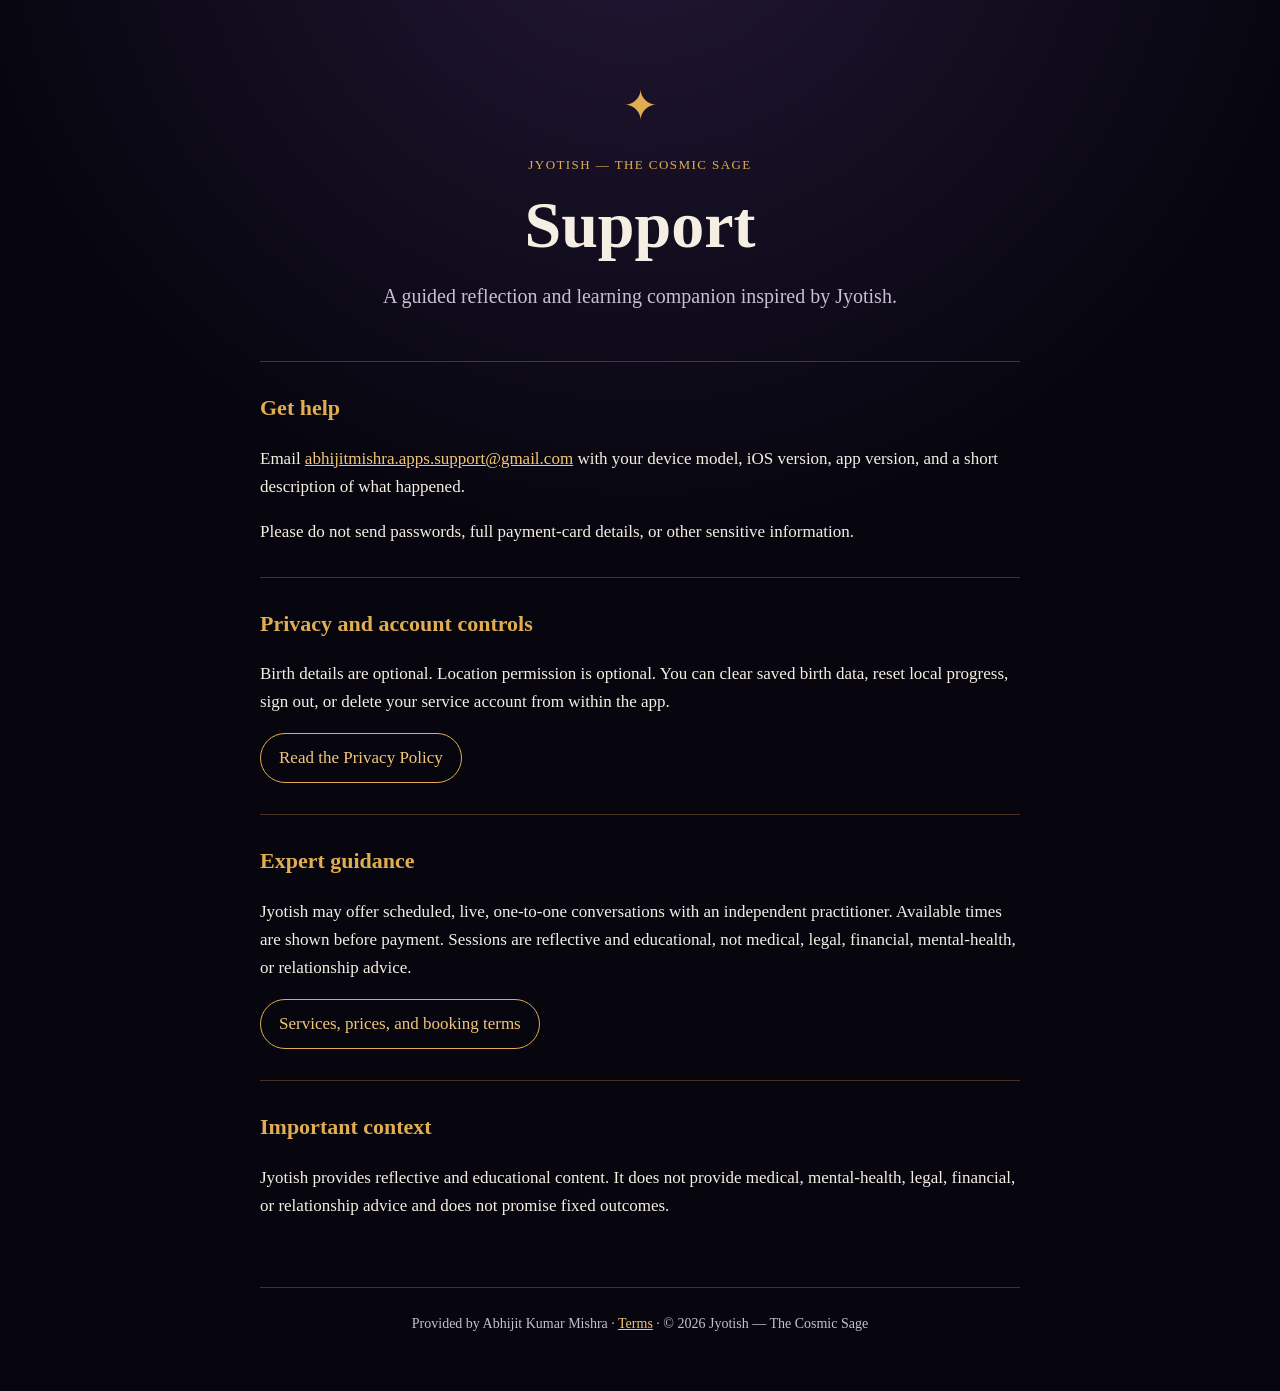
<file: index.html>
<!doctype html>
<html lang="en">
<head>
  <meta charset="utf-8">
  <meta name="viewport" content="width=device-width, initial-scale=1">
  <title>Jyotish — The Cosmic Sage Support</title>
  <meta name="description" content="Support and privacy information for Jyotish — The Cosmic Sage.">
  <link rel="stylesheet" href="styles.css">
</head>
<body>
  <main>
    <header>
      <div class="mark" aria-hidden="true">✦</div>
      <p class="eyebrow">Jyotish — The Cosmic Sage</p>
      <h1>Support</h1>
      <p class="lede">A guided reflection and learning companion inspired by Jyotish.</p>
    </header>

    <section>
      <h2>Get help</h2>
      <p>Email <a href="mailto:abhijitmishra.apps.support@gmail.com?subject=Jyotish%20Support">abhijitmishra.apps.support@gmail.com</a> with your device model, iOS version, app version, and a short description of what happened.</p>
      <p>Please do not send passwords, full payment-card details, or other sensitive information.</p>
    </section>

    <section>
      <h2>Privacy and account controls</h2>
      <p>Birth details are optional. Location permission is optional. You can clear saved birth data, reset local progress, sign out, or delete your service account from within the app.</p>
      <p><a class="button" href="privacy.html">Read the Privacy Policy</a></p>
    </section>

    <section>
      <h2>Expert guidance</h2>
      <p>Jyotish may offer scheduled, live, one-to-one conversations with an independent practitioner. Available times are shown before payment. Sessions are reflective and educational, not medical, legal, financial, mental-health, or relationship advice.</p>
      <p><a class="button" href="expert-guidance.html">Services, prices, and booking terms</a></p>
    </section>

    <section>
      <h2>Important context</h2>
      <p>Jyotish provides reflective and educational content. It does not provide medical, mental-health, legal, financial, or relationship advice and does not promise fixed outcomes.</p>
    </section>

    <footer>Provided by Abhijit Kumar Mishra · <a href="terms.html">Terms</a> · © 2026 Jyotish — The Cosmic Sage</footer>
  </main>
</body>
</html>
</file>
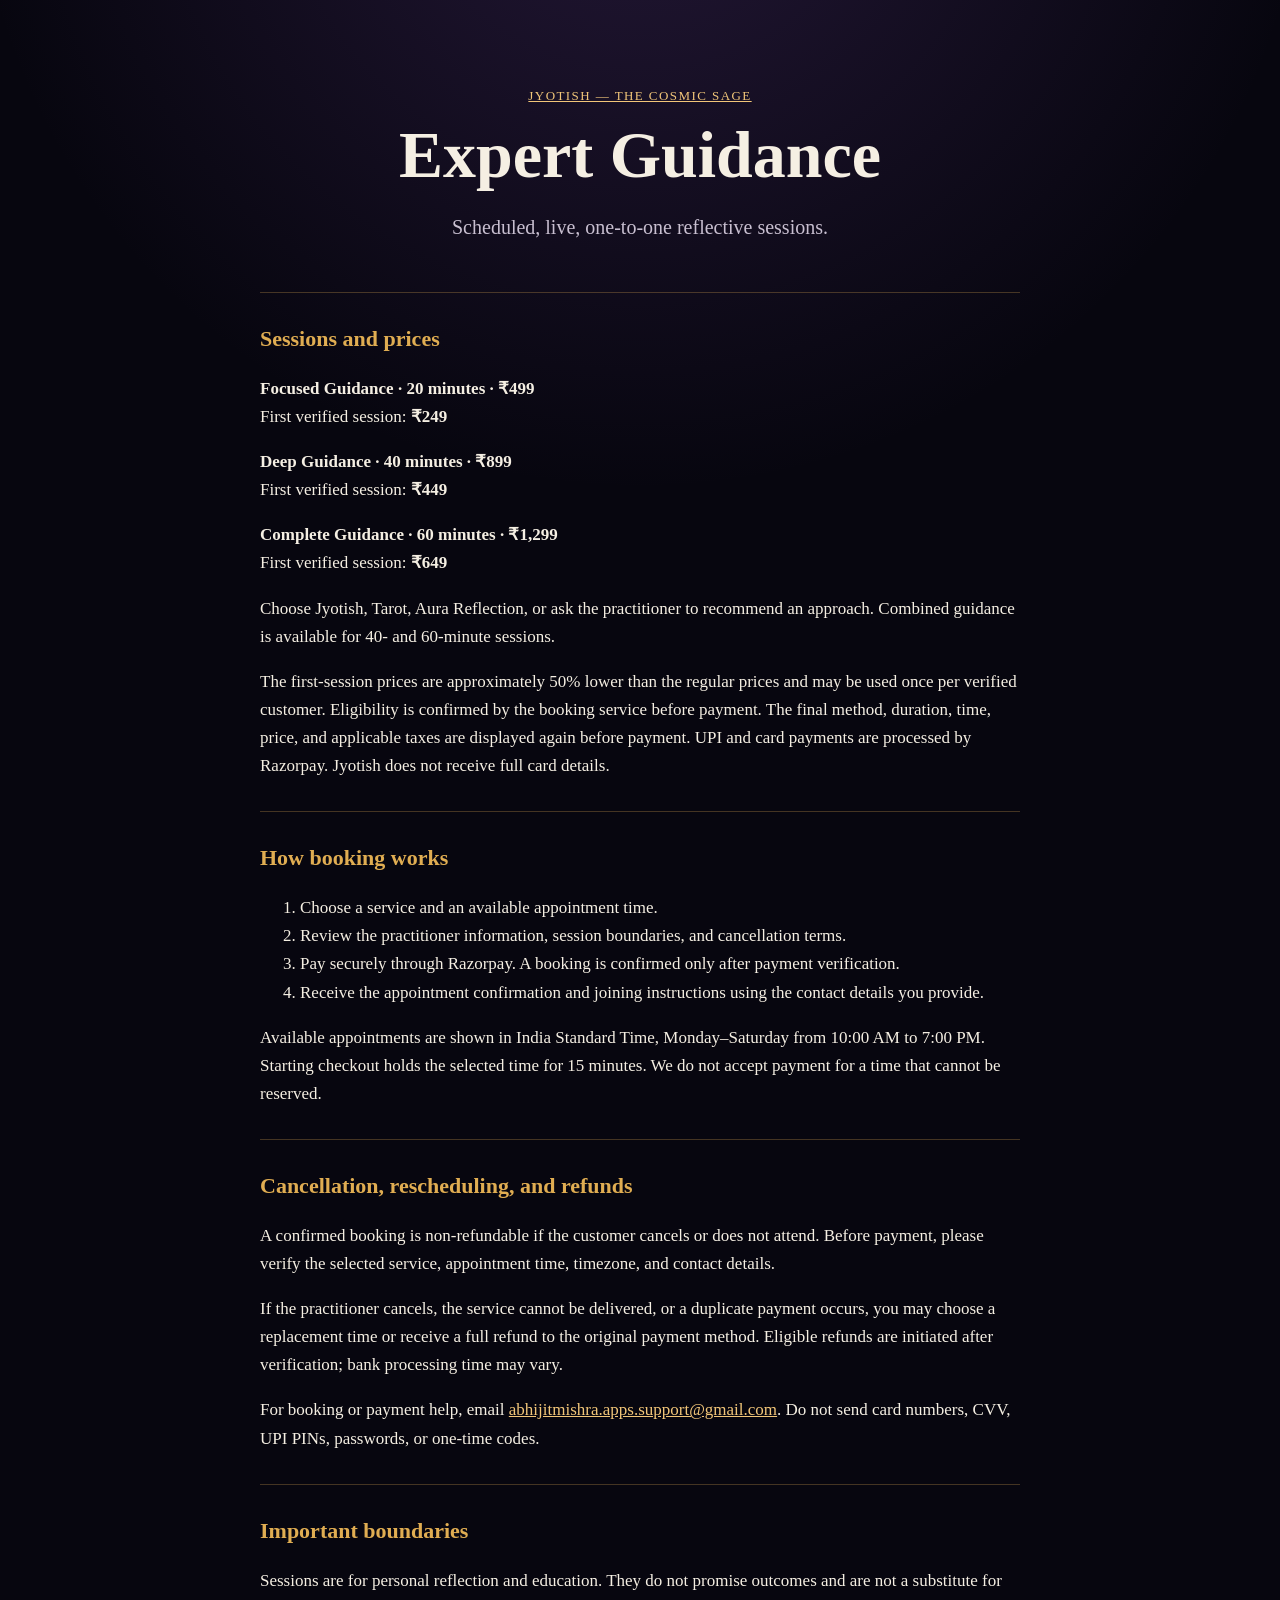
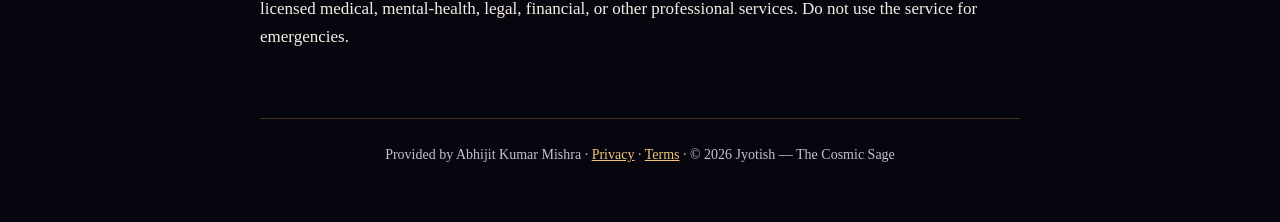
<file: expert-guidance.html>
<!doctype html>
<html lang="en">
<head>
  <meta charset="utf-8">
  <meta name="viewport" content="width=device-width, initial-scale=1">
  <title>Expert Guidance — Jyotish — The Cosmic Sage</title>
  <meta name="description" content="Services, prices, and booking terms for Jyotish Expert Guidance.">
  <link rel="stylesheet" href="styles.css">
</head>
<body>
  <main>
    <header>
      <p class="eyebrow"><a href="index.html">Jyotish — The Cosmic Sage</a></p>
      <h1>Expert Guidance</h1>
      <p class="lede">Scheduled, live, one-to-one reflective sessions.</p>
    </header>

    <section>
      <h2>Sessions and prices</h2>
      <p><strong>Focused Guidance · 20 minutes · ₹499</strong><br>First verified session: <strong>₹249</strong></p>
      <p><strong>Deep Guidance · 40 minutes · ₹899</strong><br>First verified session: <strong>₹449</strong></p>
      <p><strong>Complete Guidance · 60 minutes · ₹1,299</strong><br>First verified session: <strong>₹649</strong></p>
      <p>Choose Jyotish, Tarot, Aura Reflection, or ask the practitioner to recommend an approach. Combined guidance is available for 40- and 60-minute sessions.</p>
      <p>The first-session prices are approximately 50% lower than the regular prices and may be used once per verified customer. Eligibility is confirmed by the booking service before payment. The final method, duration, time, price, and applicable taxes are displayed again before payment. UPI and card payments are processed by Razorpay. Jyotish does not receive full card details.</p>
    </section>

    <section>
      <h2>How booking works</h2>
      <ol>
        <li>Choose a service and an available appointment time.</li>
        <li>Review the practitioner information, session boundaries, and cancellation terms.</li>
        <li>Pay securely through Razorpay. A booking is confirmed only after payment verification.</li>
        <li>Receive the appointment confirmation and joining instructions using the contact details you provide.</li>
      </ol>
      <p>Available appointments are shown in India Standard Time, Monday–Saturday from 10:00 AM to 7:00 PM. Starting checkout holds the selected time for 15 minutes. We do not accept payment for a time that cannot be reserved.</p>
    </section>

    <section>
      <h2>Cancellation, rescheduling, and refunds</h2>
      <p>A confirmed booking is non-refundable if the customer cancels or does not attend. Before payment, please verify the selected service, appointment time, timezone, and contact details.</p>
      <p>If the practitioner cancels, the service cannot be delivered, or a duplicate payment occurs, you may choose a replacement time or receive a full refund to the original payment method. Eligible refunds are initiated after verification; bank processing time may vary.</p>
      <p>For booking or payment help, email <a href="mailto:abhijitmishra.apps.support@gmail.com?subject=Jyotish%20Expert%20Guidance">abhijitmishra.apps.support@gmail.com</a>. Do not send card numbers, CVV, UPI PINs, passwords, or one-time codes.</p>
    </section>

    <section>
      <h2>Important boundaries</h2>
      <p>Sessions are for personal reflection and education. They do not promise outcomes and are not a substitute for licensed medical, mental-health, legal, financial, or other professional services. Do not use the service for emergencies.</p>
    </section>

    <footer>Provided by Abhijit Kumar Mishra · <a href="privacy.html">Privacy</a> · <a href="terms.html">Terms</a> · © 2026 Jyotish — The Cosmic Sage</footer>
  </main>
</body>
</html>
</file>
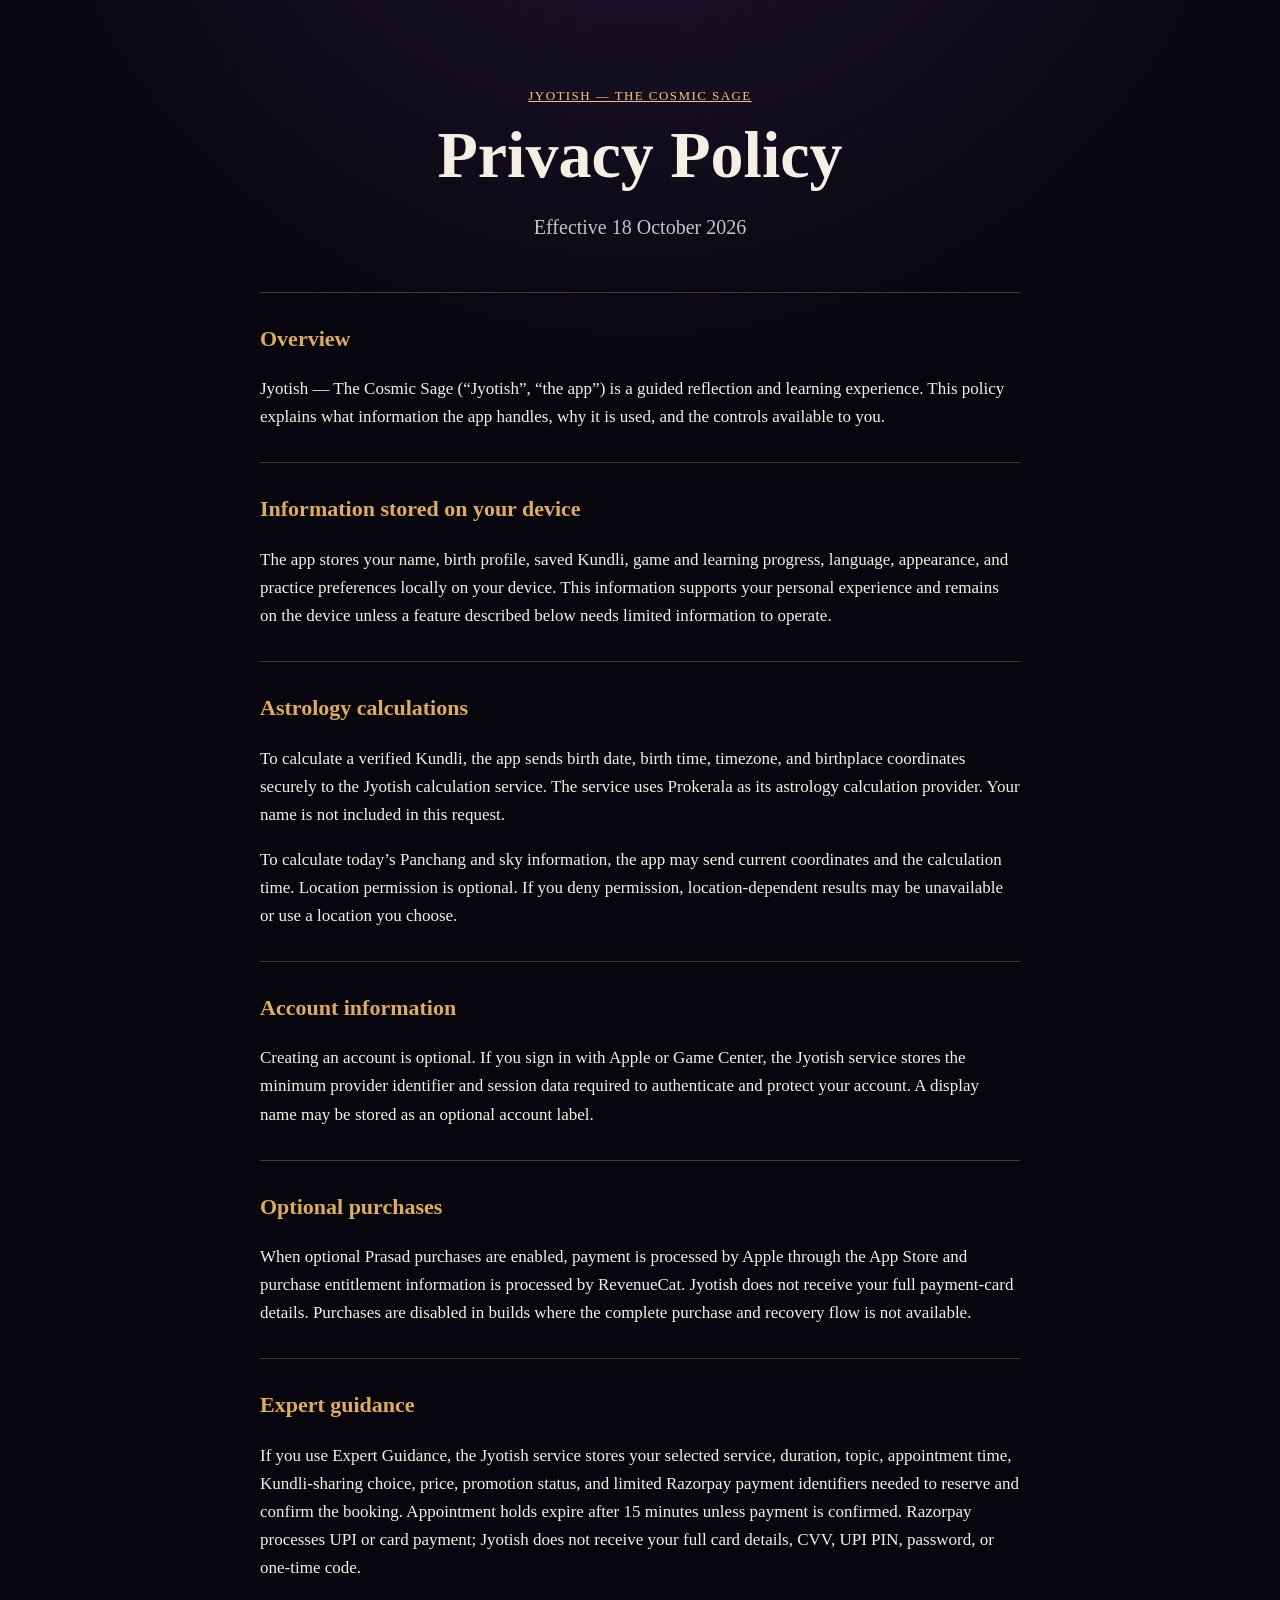
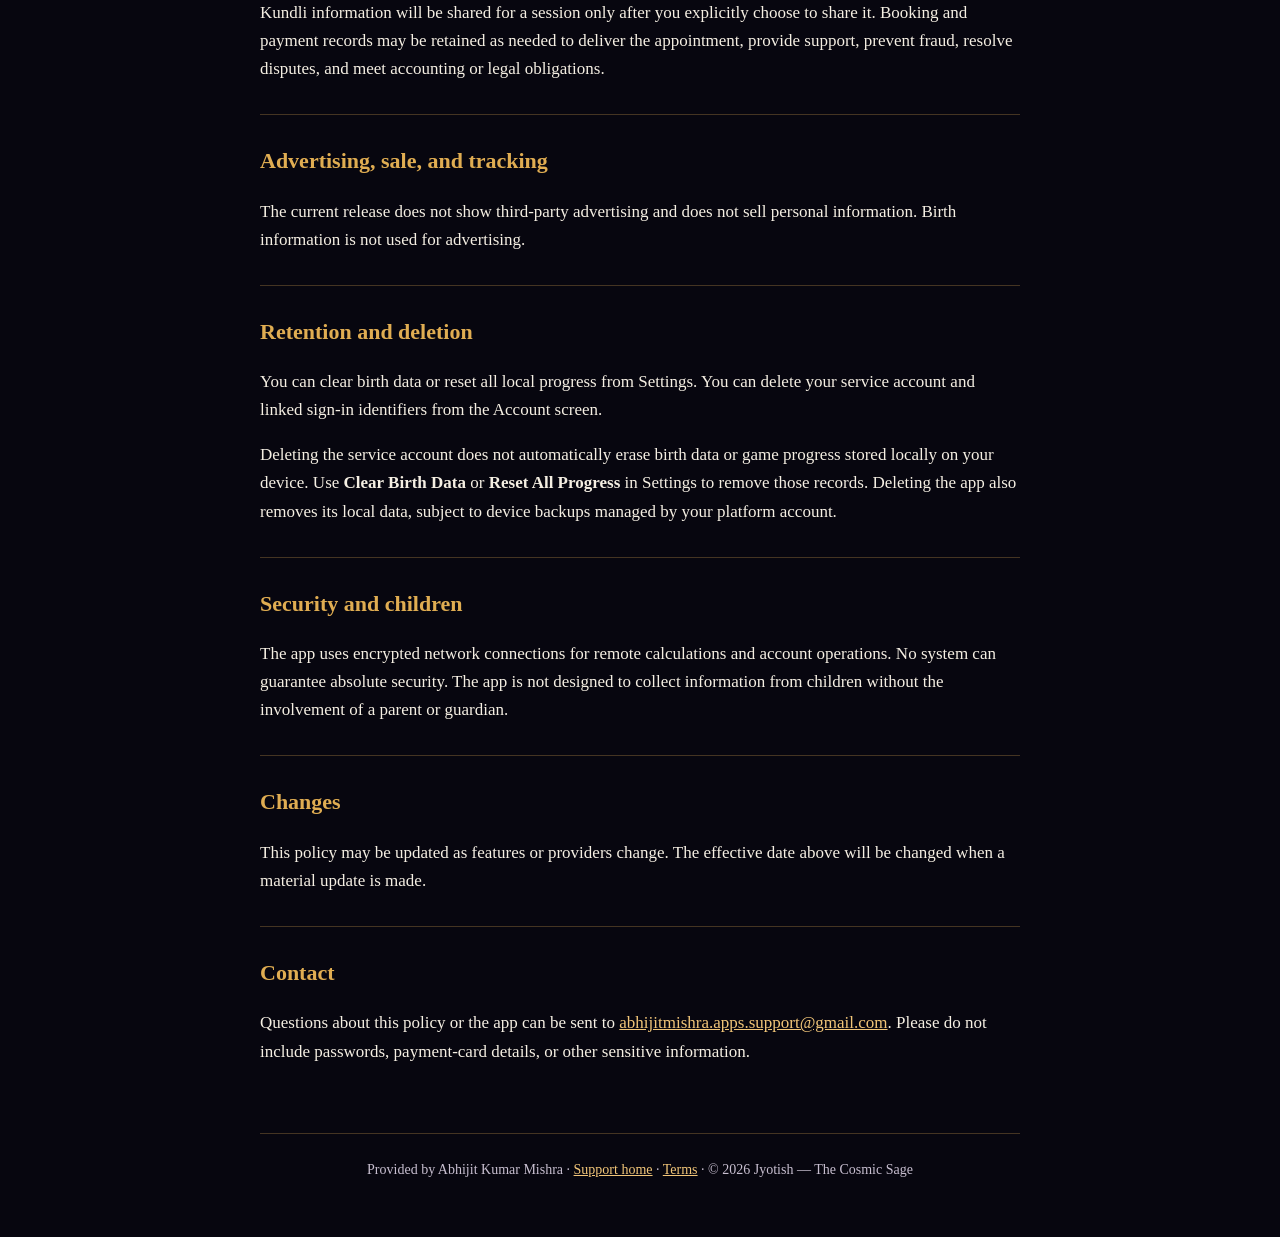
<file: privacy.html>
<!doctype html>
<html lang="en">
<head>
  <meta charset="utf-8">
  <meta name="viewport" content="width=device-width, initial-scale=1">
  <title>Privacy Policy — Jyotish — The Cosmic Sage</title>
  <meta name="description" content="Privacy Policy for Jyotish — The Cosmic Sage.">
  <link rel="stylesheet" href="styles.css">
</head>
<body>
  <main>
    <header>
      <p class="eyebrow"><a href="index.html">Jyotish — The Cosmic Sage</a></p>
      <h1>Privacy Policy</h1>
      <p class="lede">Effective 18 October 2026</p>
    </header>

    <section>
      <h2>Overview</h2>
      <p>Jyotish — The Cosmic Sage (“Jyotish”, “the app”) is a guided reflection and learning experience. This policy explains what information the app handles, why it is used, and the controls available to you.</p>
    </section>

    <section>
      <h2>Information stored on your device</h2>
      <p>The app stores your name, birth profile, saved Kundli, game and learning progress, language, appearance, and practice preferences locally on your device. This information supports your personal experience and remains on the device unless a feature described below needs limited information to operate.</p>
    </section>

    <section>
      <h2>Astrology calculations</h2>
      <p>To calculate a verified Kundli, the app sends birth date, birth time, timezone, and birthplace coordinates securely to the Jyotish calculation service. The service uses Prokerala as its astrology calculation provider. Your name is not included in this request.</p>
      <p>To calculate today’s Panchang and sky information, the app may send current coordinates and the calculation time. Location permission is optional. If you deny permission, location-dependent results may be unavailable or use a location you choose.</p>
    </section>

    <section>
      <h2>Account information</h2>
      <p>Creating an account is optional. If you sign in with Apple or Game Center, the Jyotish service stores the minimum provider identifier and session data required to authenticate and protect your account. A display name may be stored as an optional account label.</p>
    </section>

    <section>
      <h2>Optional purchases</h2>
      <p>When optional Prasad purchases are enabled, payment is processed by Apple through the App Store and purchase entitlement information is processed by RevenueCat. Jyotish does not receive your full payment-card details. Purchases are disabled in builds where the complete purchase and recovery flow is not available.</p>
    </section>

    <section>
      <h2>Expert guidance</h2>
      <p>If you use Expert Guidance, the Jyotish service stores your selected service, duration, topic, appointment time, Kundli-sharing choice, price, promotion status, and limited Razorpay payment identifiers needed to reserve and confirm the booking. Appointment holds expire after 15 minutes unless payment is confirmed. Razorpay processes UPI or card payment; Jyotish does not receive your full card details, CVV, UPI PIN, password, or one-time code.</p>
      <p>Kundli information will be shared for a session only after you explicitly choose to share it. Booking and payment records may be retained as needed to deliver the appointment, provide support, prevent fraud, resolve disputes, and meet accounting or legal obligations.</p>
    </section>

    <section>
      <h2>Advertising, sale, and tracking</h2>
      <p>The current release does not show third-party advertising and does not sell personal information. Birth information is not used for advertising.</p>
    </section>

    <section>
      <h2>Retention and deletion</h2>
      <p>You can clear birth data or reset all local progress from Settings. You can delete your service account and linked sign-in identifiers from the Account screen.</p>
      <p>Deleting the service account does not automatically erase birth data or game progress stored locally on your device. Use <strong>Clear Birth Data</strong> or <strong>Reset All Progress</strong> in Settings to remove those records. Deleting the app also removes its local data, subject to device backups managed by your platform account.</p>
    </section>

    <section>
      <h2>Security and children</h2>
      <p>The app uses encrypted network connections for remote calculations and account operations. No system can guarantee absolute security. The app is not designed to collect information from children without the involvement of a parent or guardian.</p>
    </section>

    <section>
      <h2>Changes</h2>
      <p>This policy may be updated as features or providers change. The effective date above will be changed when a material update is made.</p>
    </section>

    <section>
      <h2>Contact</h2>
      <p>Questions about this policy or the app can be sent to <a href="mailto:abhijitmishra.apps.support@gmail.com">abhijitmishra.apps.support@gmail.com</a>. Please do not include passwords, payment-card details, or other sensitive information.</p>
    </section>

    <footer>Provided by Abhijit Kumar Mishra · <a href="index.html">Support home</a> · <a href="terms.html">Terms</a> · © 2026 Jyotish — The Cosmic Sage</footer>
  </main>
</body>
</html>
</file>
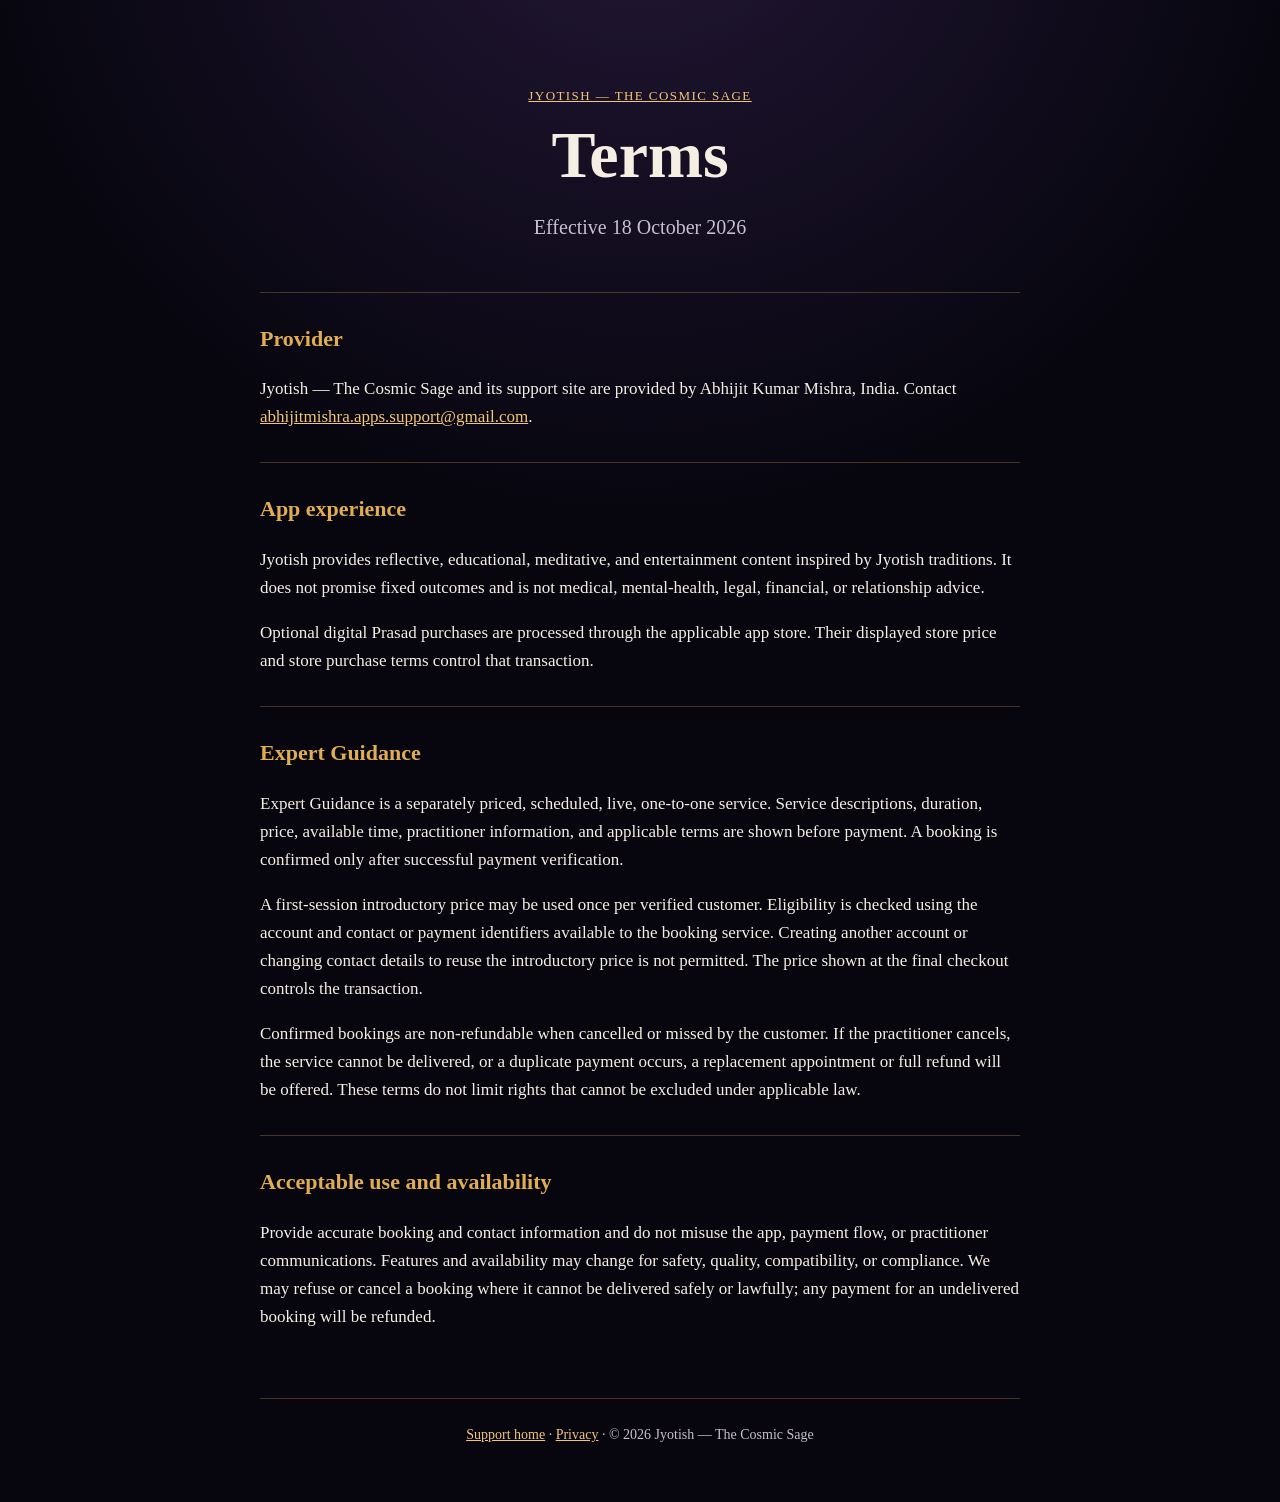
<file: terms.html>
<!doctype html>
<html lang="en">
<head>
  <meta charset="utf-8">
  <meta name="viewport" content="width=device-width, initial-scale=1">
  <title>Terms — Jyotish — The Cosmic Sage</title>
  <meta name="description" content="Terms for Jyotish — The Cosmic Sage and its optional Expert Guidance service.">
  <link rel="stylesheet" href="styles.css">
</head>
<body>
  <main>
    <header>
      <p class="eyebrow"><a href="index.html">Jyotish — The Cosmic Sage</a></p>
      <h1>Terms</h1>
      <p class="lede">Effective 18 October 2026</p>
    </header>

    <section>
      <h2>Provider</h2>
      <p>Jyotish — The Cosmic Sage and its support site are provided by Abhijit Kumar Mishra, India. Contact <a href="mailto:abhijitmishra.apps.support@gmail.com">abhijitmishra.apps.support@gmail.com</a>.</p>
    </section>

    <section>
      <h2>App experience</h2>
      <p>Jyotish provides reflective, educational, meditative, and entertainment content inspired by Jyotish traditions. It does not promise fixed outcomes and is not medical, mental-health, legal, financial, or relationship advice.</p>
      <p>Optional digital Prasad purchases are processed through the applicable app store. Their displayed store price and store purchase terms control that transaction.</p>
    </section>

    <section>
      <h2>Expert Guidance</h2>
      <p>Expert Guidance is a separately priced, scheduled, live, one-to-one service. Service descriptions, duration, price, available time, practitioner information, and applicable terms are shown before payment. A booking is confirmed only after successful payment verification.</p>
      <p>A first-session introductory price may be used once per verified customer. Eligibility is checked using the account and contact or payment identifiers available to the booking service. Creating another account or changing contact details to reuse the introductory price is not permitted. The price shown at the final checkout controls the transaction.</p>
      <p>Confirmed bookings are non-refundable when cancelled or missed by the customer. If the practitioner cancels, the service cannot be delivered, or a duplicate payment occurs, a replacement appointment or full refund will be offered. These terms do not limit rights that cannot be excluded under applicable law.</p>
    </section>

    <section>
      <h2>Acceptable use and availability</h2>
      <p>Provide accurate booking and contact information and do not misuse the app, payment flow, or practitioner communications. Features and availability may change for safety, quality, compatibility, or compliance. We may refuse or cancel a booking where it cannot be delivered safely or lawfully; any payment for an undelivered booking will be refunded.</p>
    </section>

    <footer><a href="index.html">Support home</a> · <a href="privacy.html">Privacy</a> · © 2026 Jyotish — The Cosmic Sage</footer>
  </main>
</body>
</html>
</file>
<file: styles.css>
:root {
  color-scheme: dark;
  --bg: #07060f;
  --surface: #12101f;
  --gold: #e0ad52;
  --text: #f5efe3;
  --muted: #c8bfd0;
  --line: rgba(224, 173, 82, 0.28);
}

* { box-sizing: border-box; }

body {
  margin: 0;
  background:
    radial-gradient(circle at 50% -10%, rgba(110, 68, 157, 0.28), transparent 42rem),
    var(--bg);
  color: var(--text);
  font: 17px/1.65 ui-serif, Georgia, Cambria, "Times New Roman", serif;
}

main { width: min(760px, calc(100% - 40px)); margin: 0 auto; padding: 72px 0 56px; }
header { text-align: center; margin-bottom: 48px; }
.mark { color: var(--gold); font-size: 42px; }
.eyebrow { color: var(--gold); letter-spacing: .11em; text-transform: uppercase; font-size: 13px; }
h1 { font-size: clamp(40px, 8vw, 66px); line-height: 1.08; margin: 8px 0 14px; }
h2 { color: var(--gold); font-size: 22px; margin-top: 0; }
.lede { color: var(--muted); font-size: 20px; }
section { border-top: 1px solid var(--line); padding: 28px 0 14px; }
a { color: #f2c679; }
.button { display: inline-block; border: 1px solid var(--gold); border-radius: 999px; padding: 10px 18px; text-decoration: none; }
footer { color: var(--muted); border-top: 1px solid var(--line); margin-top: 36px; padding-top: 24px; font-size: 14px; text-align: center; }
@media (max-width: 520px) { main { padding-top: 44px; } body { font-size: 16px; } }
</file>
